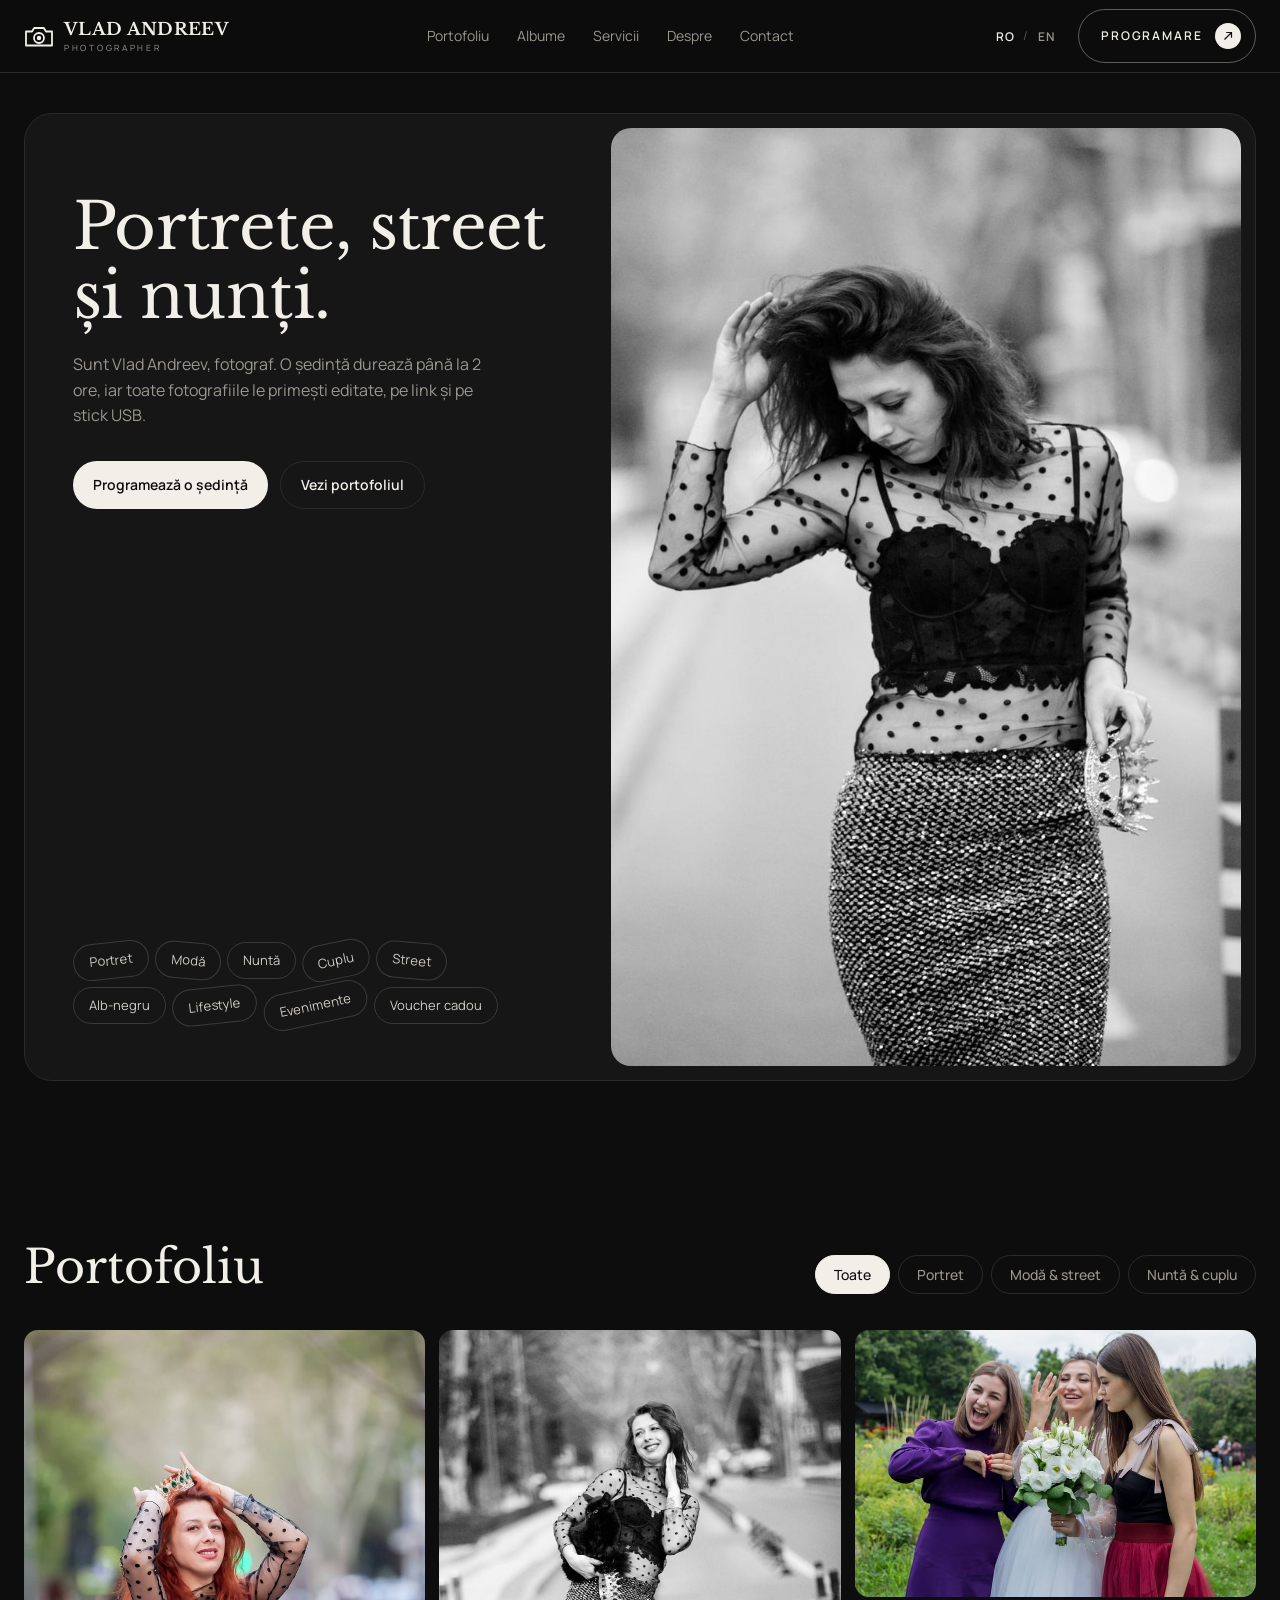
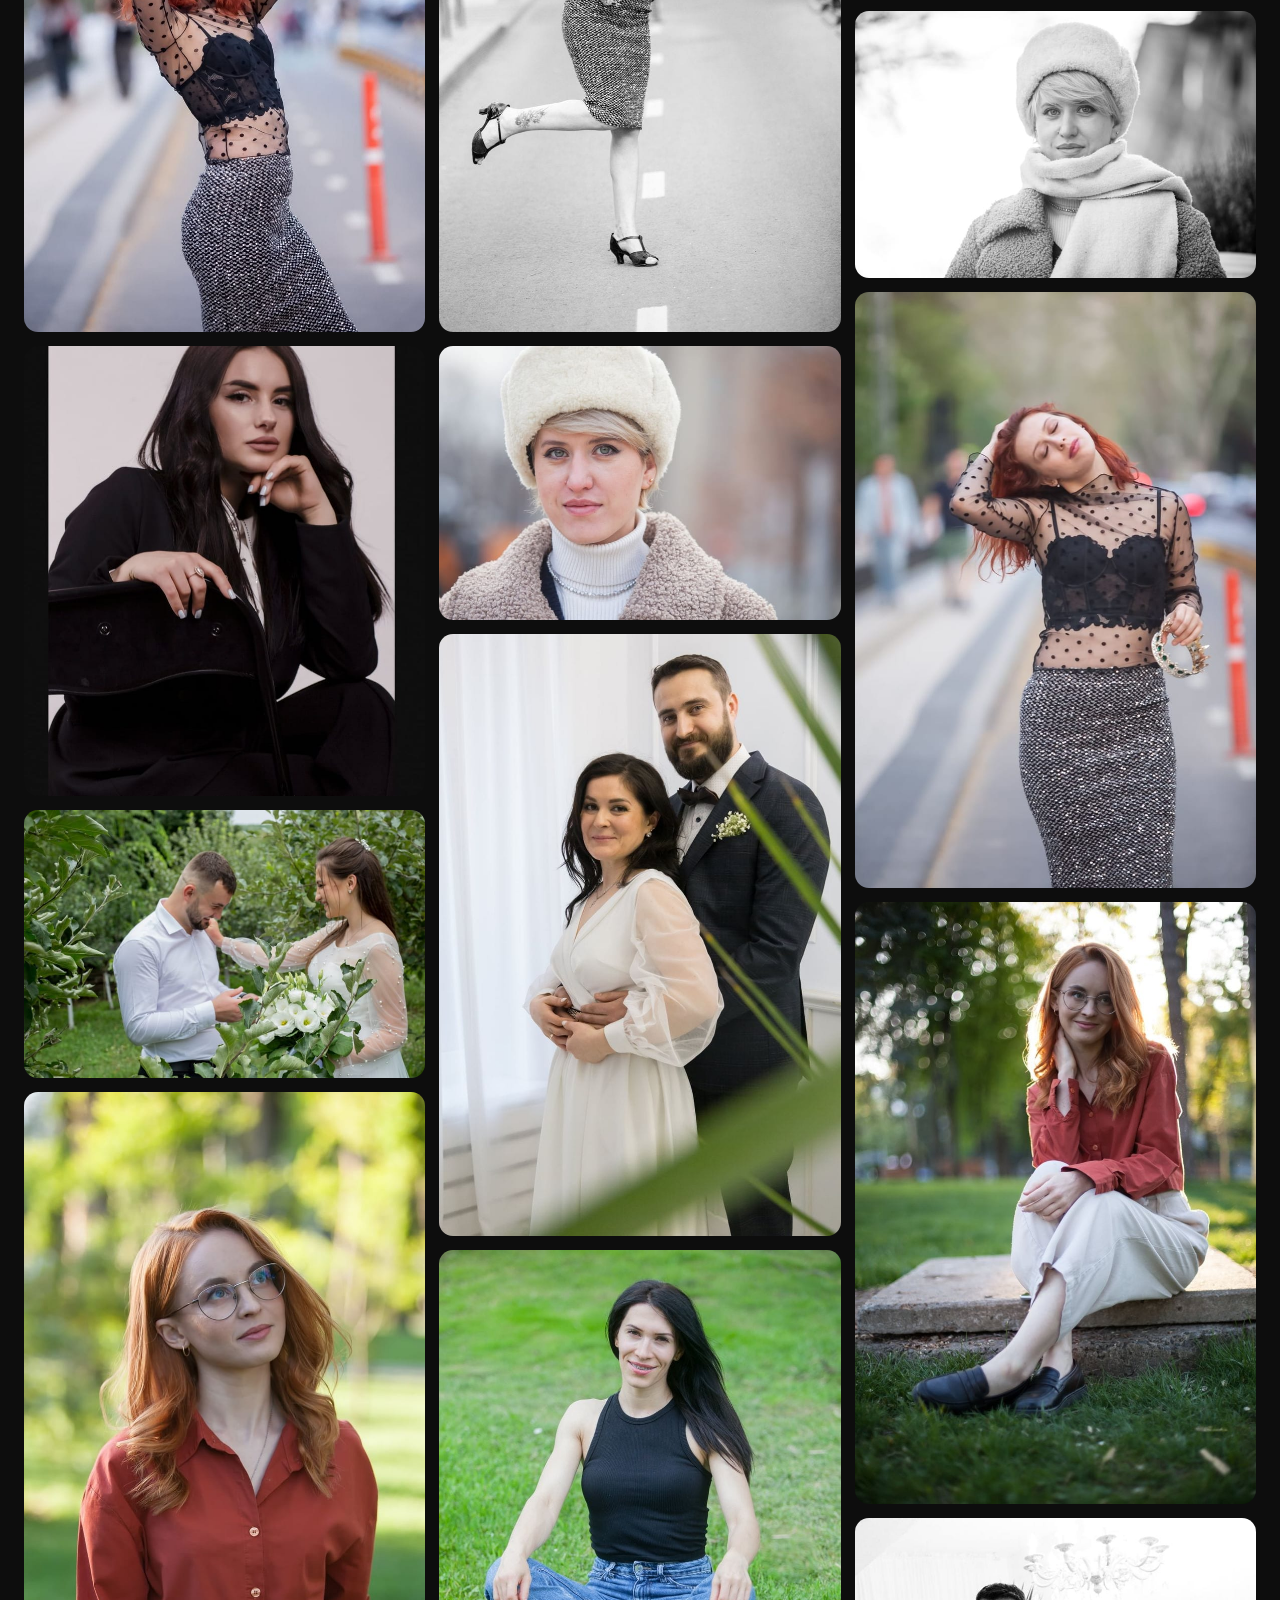
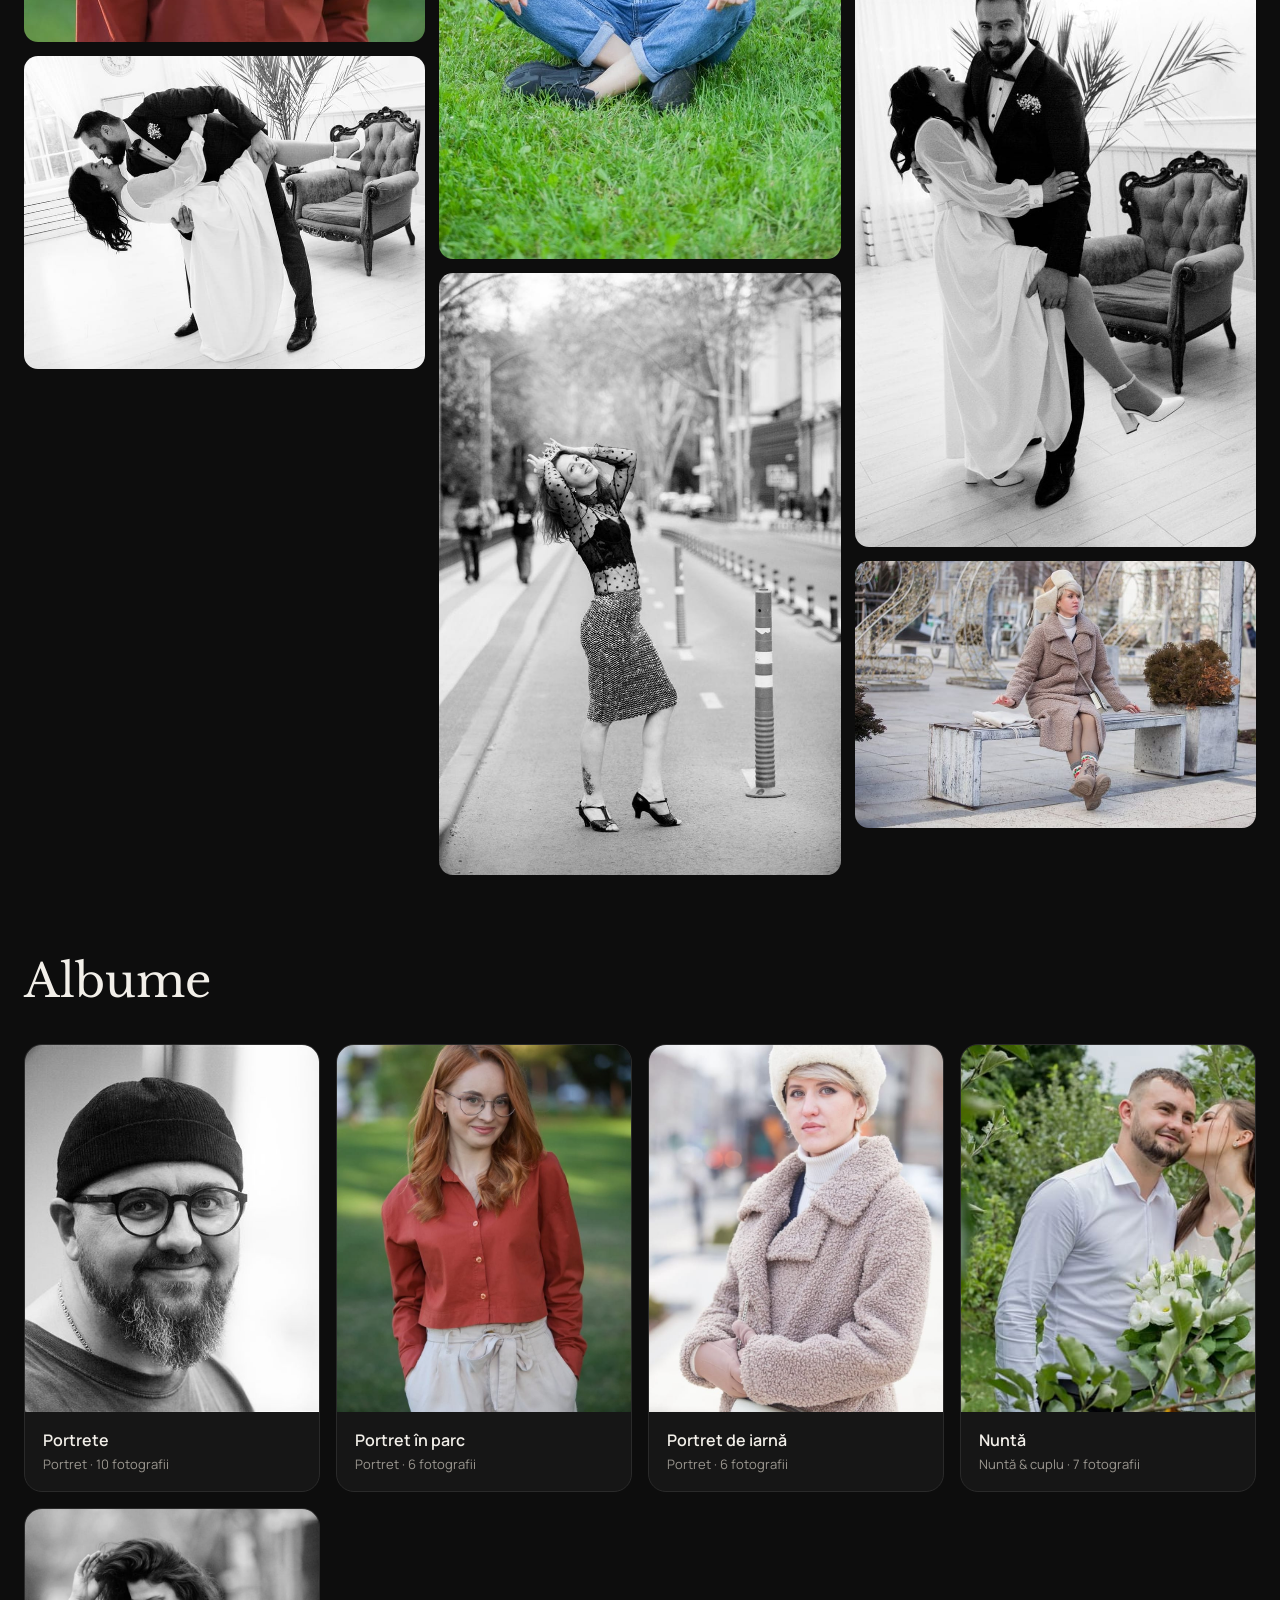
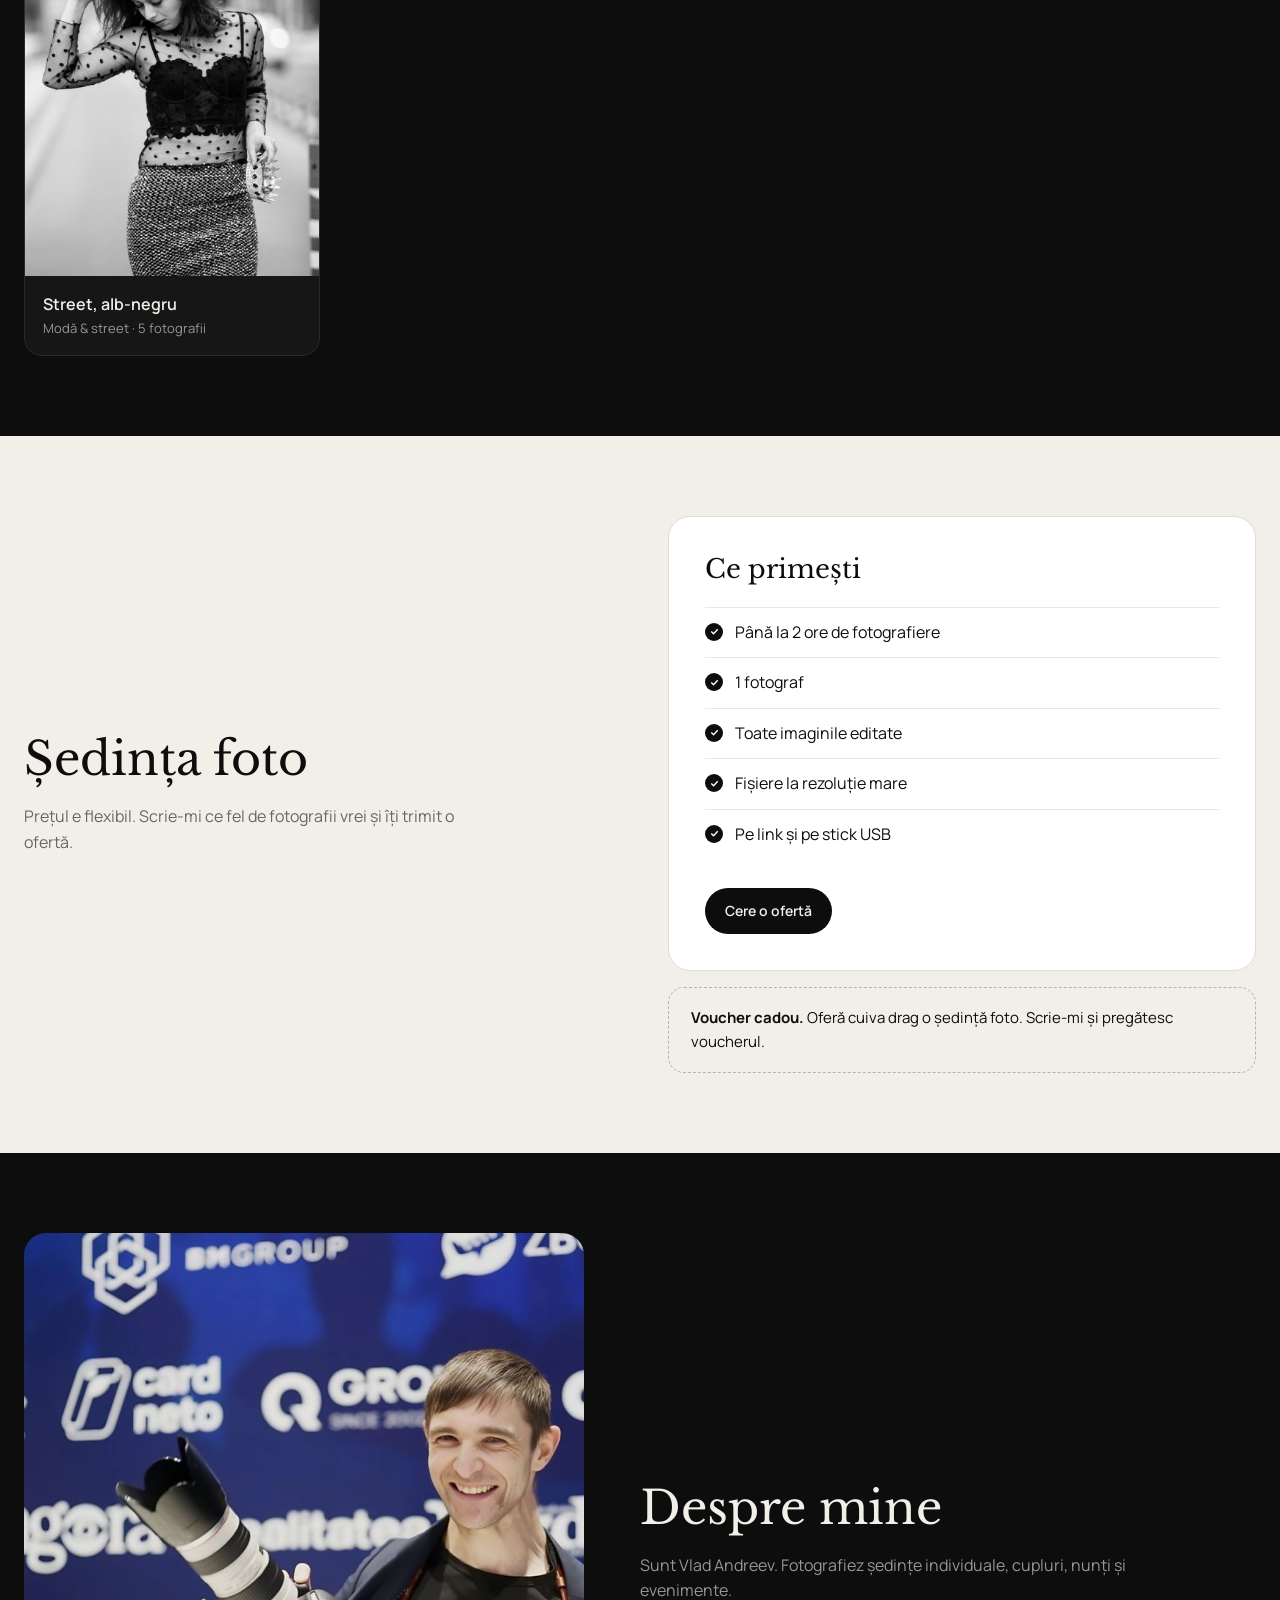
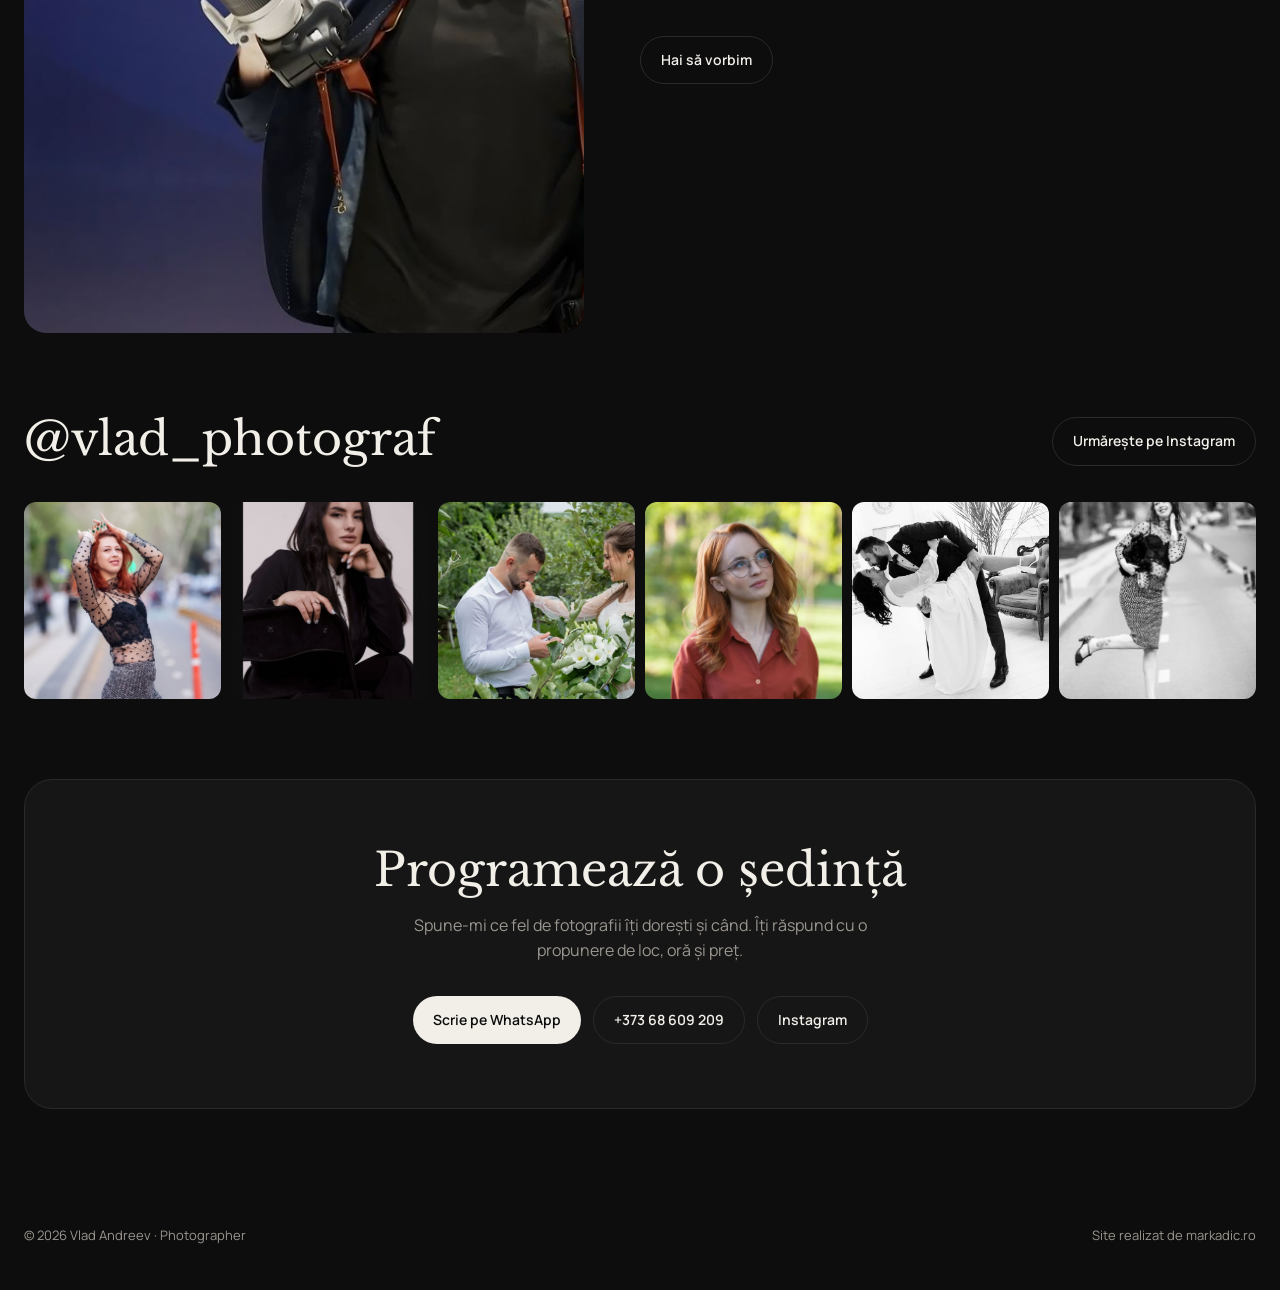
<file: index.html>
<!doctype html>
<html lang="ro">
<head>
<meta charset="utf-8">
<meta name="viewport" content="width=device-width, initial-scale=1">
<title>Vlad Andreev · Fotograf</title>
<meta name="description" content="Vlad Andreev, fotograf: portrete, modă, nunți și cupluri. Programează o ședință foto.">
<link rel="icon" href="/favicon.svg" type="image/svg+xml">
<link rel="icon" href="/favicon-32.png" sizes="32x32" type="image/png">
<link rel="apple-touch-icon" href="/apple-touch-icon.png">
<link rel="preconnect" href="https://fonts.googleapis.com">
<link rel="preconnect" href="https://fonts.gstatic.com" crossorigin>
<link href="https://fonts.googleapis.com/css2?family=Libre+Baskerville:wght@400;700&family=Manrope:wght@400;500;600;700&display=swap" rel="stylesheet">
<link rel="stylesheet" href="style.css">
</head>
<body>

<nav>
  <div class="wrap">
    <a class="logo" href="#">
      <svg viewBox="0 0 30 24" fill="none" stroke="currentColor" stroke-width="1.8"><path d="M2 7.5h6l2.2-3.5h9.6L22 7.5h6v14H2z" stroke-linejoin="round"/><circle cx="15" cy="14" r="5"/><circle cx="15" cy="14" r="2.2" fill="currentColor" stroke="none"/></svg>
      <div><b>VLAD ANDREEV</b><small>PHOTOGRAPHER</small></div>
    </a>
    <div class="links">
      <a href="#portofoliu">Portofoliu</a>
      <a href="#albume">Albume</a>
      <a href="#servicii">Servicii</a>
      <a href="#despre">Despre</a>
      <a href="#contact">Contact</a>
    </div>
    <div class="nav-r">
      <div class="lang"><button data-l="ro" class="on">RO</button><span>/</span><button data-l="en">EN</button></div>
      <a class="book" href="#contact"><span>Programare</span><svg viewBox="0 0 16 16" aria-hidden="true"><path d="M4 12L12 4M6 4h6v6" fill="none" stroke="currentColor" stroke-width="1.4"/></svg></a>
    </div>
  </div>
</nav>

<header class="hero">
  <div class="wrap">
    <div class="hero-card">
      <div class="hero-text">
        <h1>Portrete, street<br>și nunți.</h1>
        <p class="lead">Sunt Vlad Andreev, fotograf. O ședință durează până la 2 ore, iar toate fotografiile le primești editate, pe link și pe stick USB.</p>
        <div class="hero-cta">
          <a class="btn" href="#contact">Programează o ședință</a>
          <a class="btn ghost" href="#portofoliu">Vezi portofoliul</a>
        </div>
        <div class="tags">
          <a href="#portofoliu" data-f="portret">Portret</a>
          <a href="#portofoliu" data-f="moda">Modă</a>
          <a href="#portofoliu" data-f="nunta">Nuntă</a>
          <a href="#portofoliu" data-f="nunta">Cuplu</a>
          <a href="#portofoliu" data-f="moda">Street</a>
          <a href="#portofoliu" data-f="moda">Alb-negru</a>
          <a href="#portofoliu" data-f="portret">Lifestyle</a>
          <a href="#despre">Evenimente</a>
          <a href="#servicii">Voucher cadou</a>
        </div>
      </div>
      <div class="hero-img">
        <img src="img/00.jpg" alt="Portret alb-negru de modă pe stradă">
      </div>
    </div>
  </div>
</header>

<section id="portofoliu">
  <div class="wrap">
    <div class="head">
      <h2>Portofoliu</h2>
      <div class="filters"></div>
    </div>
    <div class="grid"></div>
  </div>
</section>

<section id="albume" style="padding-top:0">
  <div class="wrap">
    <div class="head">
      <h2>Albume</h2>
    </div>
    <div class="albums"></div>
  </div>
</section>

<section id="servicii" class="light">
  <div class="wrap svc">
    <div>
      <h2>Ședința foto</h2>
      <p class="mute" style="margin-top:18px;max-width:460px">Prețul e flexibil. Scrie-mi ce fel de fotografii vrei și îți trimit o ofertă.</p>
    </div>
    <div>
      <div class="pack">
        <h3>Ce primești</h3>
        <ul>
          <li>Până la 2 ore de fotografiere</li>
          <li>1 fotograf</li>
          <li>Toate imaginile editate</li>
          <li>Fișiere la rezoluție mare</li>
          <li>Pe link și pe stick USB</li>
        </ul>
        <a class="btn" href="#contact">Cere o ofertă</a>
      </div>
      <div class="voucher"><b>Voucher cadou.</b> Oferă cuiva drag o ședință foto. Scrie-mi și pregătesc voucherul.</div>
    </div>
  </div>
</section>

<section id="despre">
  <div class="wrap about">
    <img loading="lazy" src="img/01.jpg" alt="Vlad Andreev cu aparatul foto la un eveniment">
    <div>
      <h2>Despre mine</h2>
      <p>Sunt Vlad Andreev. Fotografiez ședințe individuale, cupluri, nunți și evenimente.</p>
      <div class="hero-cta"><a class="btn ghost" href="#contact">Hai să vorbim</a></div>
    </div>
  </div>
</section>

<section style="padding-top:0">
  <div class="wrap">
    <div class="head">
      <h2>@vlad_photograf</h2>
      <a class="btn ghost" href="https://www.instagram.com/vlad_photograf/" target="_blank" rel="noopener">Urmărește pe Instagram</a>
    </div>
    <div class="ig"></div>
  </div>
</section>

<section id="contact" style="padding-top:0">
  <div class="wrap">
    <div class="contact">
      <h2>Programează o ședință</h2>
      <p>Spune-mi ce fel de fotografii îți dorești și când. Îți răspund cu o propunere de loc, oră și preț.</p>
      <div class="hero-cta">
        <a class="btn" href="https://wa.me/37368609209" target="_blank" rel="noopener">Scrie pe WhatsApp</a>
        <a class="btn ghost" href="tel:+37368609209">+373 68 609 209</a>
        <a class="btn ghost" href="https://www.instagram.com/vlad_photograf/" target="_blank" rel="noopener">Instagram</a>
      </div>
    </div>
  </div>
</section>

<footer>
  <div class="wrap">
    <span>© 2026 Vlad Andreev · Photographer</span>
    <span>Site realizat de <a href="https://markadic.ro">markadic.ro</a></span>
  </div>
</footer>

<dialog class="lb"><img alt=""><button class="x" aria-label="Închide">×</button><button class="prev" aria-label="Înapoi">‹</button><button class="next" aria-label="Înainte">›</button></dialog>
<script src="site.js"></script>
</body>
</html>
</file>
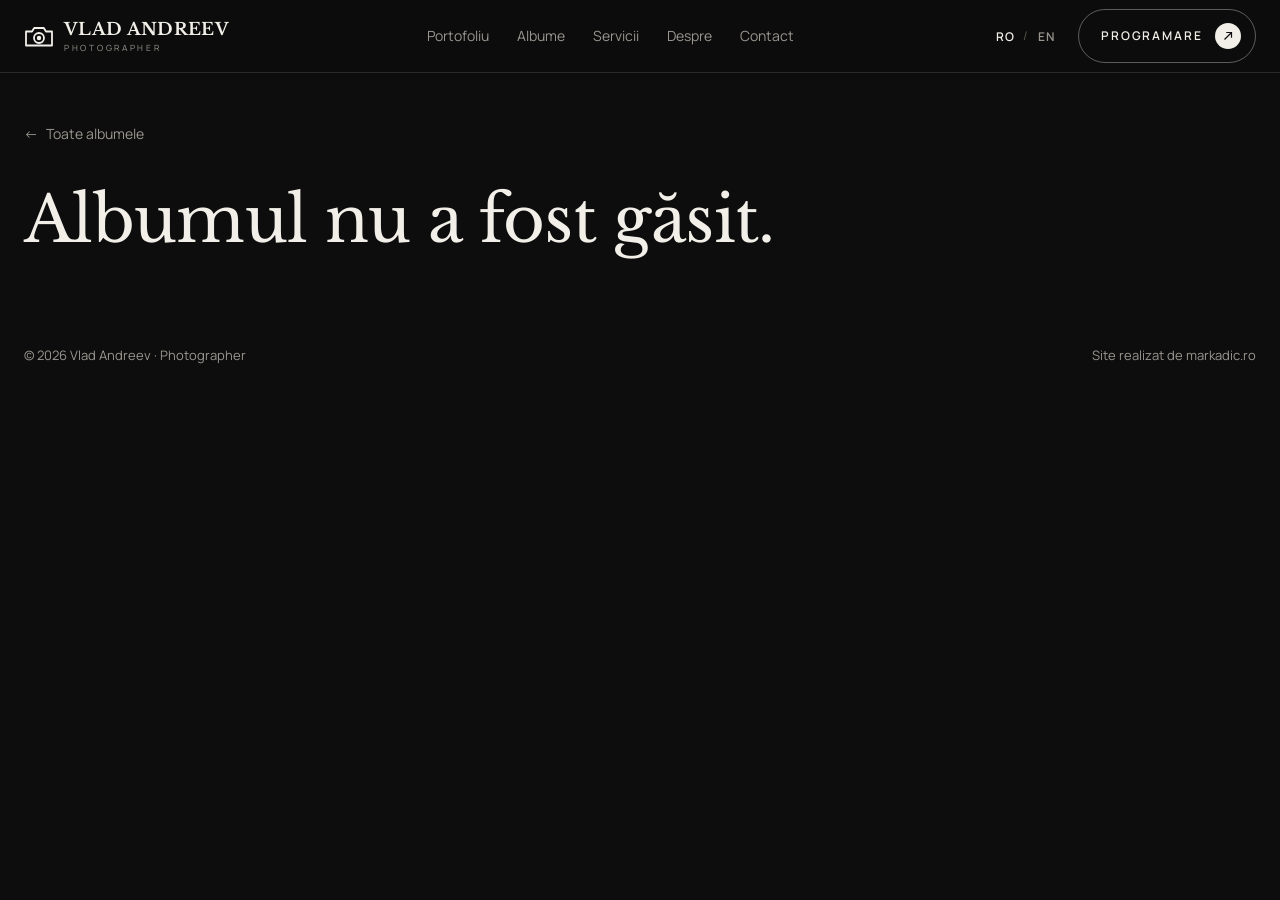
<file: album.html>
<!doctype html>
<html lang="ro">
<head>
<meta charset="utf-8">
<meta name="viewport" content="width=device-width, initial-scale=1">
<title>Vlad Andreev · Fotograf</title>
<meta name="description" content="Vlad Andreev, fotograf: portrete, modă, nunți și cupluri. Programează o ședință foto.">
<link rel="icon" href="/favicon.svg" type="image/svg+xml">
<link rel="icon" href="/favicon-32.png" sizes="32x32" type="image/png">
<link rel="apple-touch-icon" href="/apple-touch-icon.png">
<link rel="preconnect" href="https://fonts.googleapis.com">
<link rel="preconnect" href="https://fonts.gstatic.com" crossorigin>
<link href="https://fonts.googleapis.com/css2?family=Libre+Baskerville:wght@400;700&family=Manrope:wght@400;500;600;700&display=swap" rel="stylesheet">
<link rel="stylesheet" href="style.css">
</head>
<body>

<nav>
  <div class="wrap">
    <a class="logo" href="index.html">
      <svg viewBox="0 0 30 24" fill="none" stroke="currentColor" stroke-width="1.8"><path d="M2 7.5h6l2.2-3.5h9.6L22 7.5h6v14H2z" stroke-linejoin="round"/><circle cx="15" cy="14" r="5"/><circle cx="15" cy="14" r="2.2" fill="currentColor" stroke="none"/></svg>
      <div><b>VLAD ANDREEV</b><small>PHOTOGRAPHER</small></div>
    </a>
    <div class="links">
      <a href="index.html#portofoliu">Portofoliu</a>
      <a href="index.html#albume">Albume</a>
      <a href="index.html#servicii">Servicii</a>
      <a href="index.html#despre">Despre</a>
      <a href="index.html#contact">Contact</a>
    </div>
    <div class="nav-r">
      <div class="lang"><button data-l="ro" class="on">RO</button><span>/</span><button data-l="en">EN</button></div>
      <a class="book" href="index.html#contact"><span>Programare</span><svg viewBox="0 0 16 16" aria-hidden="true"><path d="M4 12L12 4M6 4h6v6" fill="none" stroke="currentColor" stroke-width="1.4"/></svg></a>
    </div>
  </div>
</nav>

<main class="wrap">
  <div class="album-head">
    <a class="back" href="index.html#albume">← <span>Toate albumele</span></a>
    <h1></h1>
    <p></p>
  </div>
  <div class="grid"></div>
</main>

<footer>
  <div class="wrap">
    <span>© 2026 Vlad Andreev · Photographer</span>
    <span>Site realizat de <a href="https://markadic.ro">markadic.ro</a></span>
  </div>
</footer>

<dialog class="lb"><img alt=""><button class="x" aria-label="Închide">×</button><button class="prev" aria-label="Înapoi">‹</button><button class="next" aria-label="Înainte">›</button></dialog>
<script src="site.js"></script>
</body>
</html>
</file>
<file: style.css>
:root{--bg:#0d0d0d;--card:#161616;--line:#2a2a2a;--text:#f2efe9;--mute:#9a968f;--paper:#f2efe9;--ink:#0d0d0d}
*{box-sizing:border-box;margin:0;padding:0}
html{scroll-behavior:smooth}
body{background:var(--bg);color:var(--text);font:400 16px/1.6 Manrope,system-ui,sans-serif;-webkit-font-smoothing:antialiased}
img{display:block;max-width:100%}
a{color:inherit;text-decoration:none}
.wrap{max-width:1280px;margin:0 auto;padding:0 24px}

/* nav */
nav{position:sticky;top:0;z-index:10;background:rgba(13,13,13,.85);backdrop-filter:blur(10px);border-bottom:1px solid var(--line)}
nav .wrap{display:flex;align-items:center;justify-content:space-between;height:72px;gap:24px}
.logo{display:flex;align-items:center;gap:10px;line-height:1}
.logo svg{width:30px;height:24px}
.logo b{font:700 17px "Libre Baskerville",serif;letter-spacing:.02em}
.logo small{display:block;font-size:8.5px;letter-spacing:.32em;color:var(--mute);margin-top:4px}
.links{display:flex;gap:28px;font-size:14px;color:var(--mute)}
.links a:hover{color:var(--text)}
.btn{display:inline-flex;align-items:center;gap:8px;background:var(--paper);color:var(--ink);font-weight:600;font-size:14px;padding:12px 20px;border-radius:999px;transition:transform .2s}
.btn:hover{transform:translateY(-2px)}
.btn.ghost{background:transparent;color:var(--text);border:1px solid var(--line)}
.book{display:inline-flex;align-items:center;gap:12px;font-size:12px;font-weight:600;letter-spacing:.16em;text-transform:uppercase;padding:13px 14px 13px 22px;border:1px solid rgba(242,239,233,.35);border-radius:999px;transition:background .3s,color .3s,border-color .3s}
.book svg{width:26px;height:26px;padding:6px;border-radius:50%;background:var(--paper);color:var(--ink);transition:transform .3s}
.book:hover{background:var(--paper);color:var(--ink);border-color:var(--paper)}
.nav-r{display:flex;align-items:center;gap:18px}
.lang{display:flex;align-items:center;gap:4px;font-size:12px;letter-spacing:.12em;color:#5c5954}
.lang button{background:none;border:0;color:var(--mute);font:600 12px Manrope,sans-serif;letter-spacing:.12em;cursor:pointer;padding:12px 4px}
.lang button.on{color:var(--text)}
.book:hover svg{background:var(--ink);color:var(--paper);transform:rotate(45deg)}

/* hero */
.hero{padding:40px 0 80px}
.hero-card{display:grid;grid-template-columns:1fr 1.15fr;background:var(--card);border:1px solid var(--line);border-radius:28px;overflow:hidden;min-height:620px}
.hero-text{padding:56px 48px;display:flex;flex-direction:column}
.eyebrow{font-size:12px;letter-spacing:.28em;text-transform:uppercase;color:var(--mute)}
h1{font:400 clamp(40px,5vw,66px)/1.08 "Libre Baskerville",serif;margin:22px 0 22px;letter-spacing:-.01em}
.lead{color:var(--mute);max-width:420px}
.hero-cta{display:flex;gap:12px;margin-top:32px;flex-wrap:wrap}
.tags{margin-top:auto;padding-top:48px;display:flex;flex-wrap:wrap;gap:8px 6px;max-width:440px}
.tags a{border:1px solid #3a3a3a;border-radius:999px;padding:7px 15px;font-size:13px;color:#cfcbc4;transition:.2s}
.tags a:nth-child(3n+1){transform:rotate(-6deg)}
.tags a:nth-child(3n+2){transform:rotate(5deg)}
.tags a:nth-child(4n){transform:rotate(-12deg)}
.tags a:hover{background:var(--paper);color:var(--ink);transform:rotate(0)}
.hero-img{position:relative;margin:14px;border-radius:20px;overflow:hidden}
.hero-img>img{width:100%;height:100%;object-fit:cover;object-position:50% 20%}

/* sections */
section{padding:80px 0}
.head{display:flex;justify-content:space-between;align-items:end;gap:24px;margin-bottom:36px;flex-wrap:wrap}
h2{font:400 clamp(30px,3.6vw,46px)/1.15 "Libre Baskerville",serif}
.filters{display:flex;gap:8px;flex-wrap:wrap}
.filters button{font:500 14px Manrope,sans-serif;color:var(--mute);background:none;border:1px solid var(--line);border-radius:999px;padding:9px 18px;cursor:pointer}
.filters button.on{background:var(--paper);color:var(--ink);border-color:var(--paper)}
.grid{columns:3 300px;column-gap:14px}
.grid figure{break-inside:avoid;margin-bottom:14px;border-radius:14px;overflow:hidden;position:relative}
.grid img{width:100%;transition:transform .6s}
.grid figure:hover img{transform:scale(1.03)}
.grid figure.hide{display:none}

/* albums */
.albums{display:grid;grid-template-columns:repeat(4,1fr);gap:16px}
.album{background:var(--card);border:1px solid var(--line);border-radius:18px;overflow:hidden}
.album img{aspect-ratio:4/5;object-fit:cover;width:100%}
.album div{padding:16px 18px}
.album b{font-weight:600}
.album span{display:block;font-size:13px;color:var(--mute)}

/* services */
.light{background:var(--paper);color:var(--ink)}
.light .mute{color:#6b675f}
.svc{display:grid;grid-template-columns:1fr 1fr;gap:56px;align-items:center}
.pack{background:#fff;border-radius:22px;padding:36px;border:1px solid #e2ddd3}
.pack h3{font:400 26px "Libre Baskerville",serif;margin-bottom:6px}
.pack ul{list-style:none;margin:22px 0 28px}
.pack li{padding:12px 0;border-top:1px solid #ece7de;display:flex;gap:12px}
.pack li:before{content:"";flex:none;width:18px;height:18px;margin-top:3px;border-radius:50%;background:var(--ink) url("data:image/svg+xml,%3Csvg xmlns='http://www.w3.org/2000/svg' viewBox='0 0 24 24' fill='none' stroke='%23fff' stroke-width='3'%3E%3Cpath d='M5 12l5 5 9-10'/%3E%3C/svg%3E") center/11px no-repeat}
.light .btn{background:var(--ink);color:var(--paper)}
.voucher{margin-top:16px;border:1px dashed #b9b2a5;border-radius:16px;padding:18px 22px;font-size:15px}

/* about */
.about{display:grid;grid-template-columns:1fr 1.1fr;gap:56px;align-items:center}
.about img{border-radius:22px;aspect-ratio:4/5;object-fit:cover;object-position:35% 50%}
.about p{color:var(--mute);margin-top:18px;max-width:520px}

/* instagram */
.ig{display:grid;grid-template-columns:repeat(6,1fr);gap:10px}
.ig img{aspect-ratio:1;object-fit:cover;border-radius:12px}

/* contact */
.contact{background:var(--card);border:1px solid var(--line);border-radius:28px;padding:64px 48px;text-align:center}
.contact p{color:var(--mute);margin:16px auto 30px;max-width:520px}
.contact .hero-cta{justify-content:center}
footer{padding:36px 0 44px;color:var(--mute);font-size:13px}
footer .wrap{display:flex;justify-content:space-between;gap:16px;flex-wrap:wrap}

@media (max-width:960px){
  .links{display:none}
  .hero-card,.svc,.about{grid-template-columns:1fr}
  .hero-text{padding:36px 26px}
  .hero-img{height:520px}
  .albums{grid-template-columns:1fr 1fr}
  .ig{grid-template-columns:repeat(3,1fr)}
}
@media (max-width:560px){
  .wrap{padding:0 16px}
  .book{padding:10px 10px 10px 16px;letter-spacing:.12em}
  .nav-r{gap:8px}
  .logo b{font-size:14px;white-space:nowrap}
  .grid{columns:2;column-gap:10px}
  .grid figure{margin-bottom:10px;border-radius:10px}
  .hero{padding-top:20px}
}
@media (max-width:430px){
  .book{padding:4px;border-color:transparent}
  .book span{position:absolute;width:1px;height:1px;overflow:hidden;clip:rect(0 0 0 0)}
  .book svg{width:36px;height:36px;padding:10px}
  .hero-img{height:440px}
  section{padding:56px 0}
  .contact{padding:44px 22px}
  .pack{padding:26px}
}

/* album + lightbox */
.grid figure{cursor:zoom-in}
.back{display:inline-flex;gap:8px;color:var(--mute);font-size:14px;margin-bottom:18px}
.back:hover{color:var(--text)}
.album-head{padding:48px 0 32px}
.album-head p{color:var(--mute);margin-top:8px}
.gol{color:var(--mute);padding:40px 0}
dialog.lb{border:0;padding:0;background:rgba(8,8,8,.96);max-width:100vw;max-height:100vh;width:100vw;height:100vh;color:var(--text)}
dialog.lb::backdrop{background:rgba(0,0,0,.9)}
.lb img{width:100%;height:100%;object-fit:contain;padding:56px 64px}
.lb button{position:absolute;background:rgba(242,239,233,.1);border:0;color:var(--text);width:48px;height:48px;border-radius:50%;font-size:22px;cursor:pointer}
.lb button:hover{background:rgba(242,239,233,.25)}
.lb .x{top:16px;right:16px}
.lb .prev{left:16px;top:50%;transform:translateY(-50%)}
.lb .next{right:16px;top:50%;transform:translateY(-50%)}
@media (max-width:560px){.lb img{padding:64px 8px}.lb .prev,.lb .next{top:auto;bottom:16px;transform:none}}
</file>
